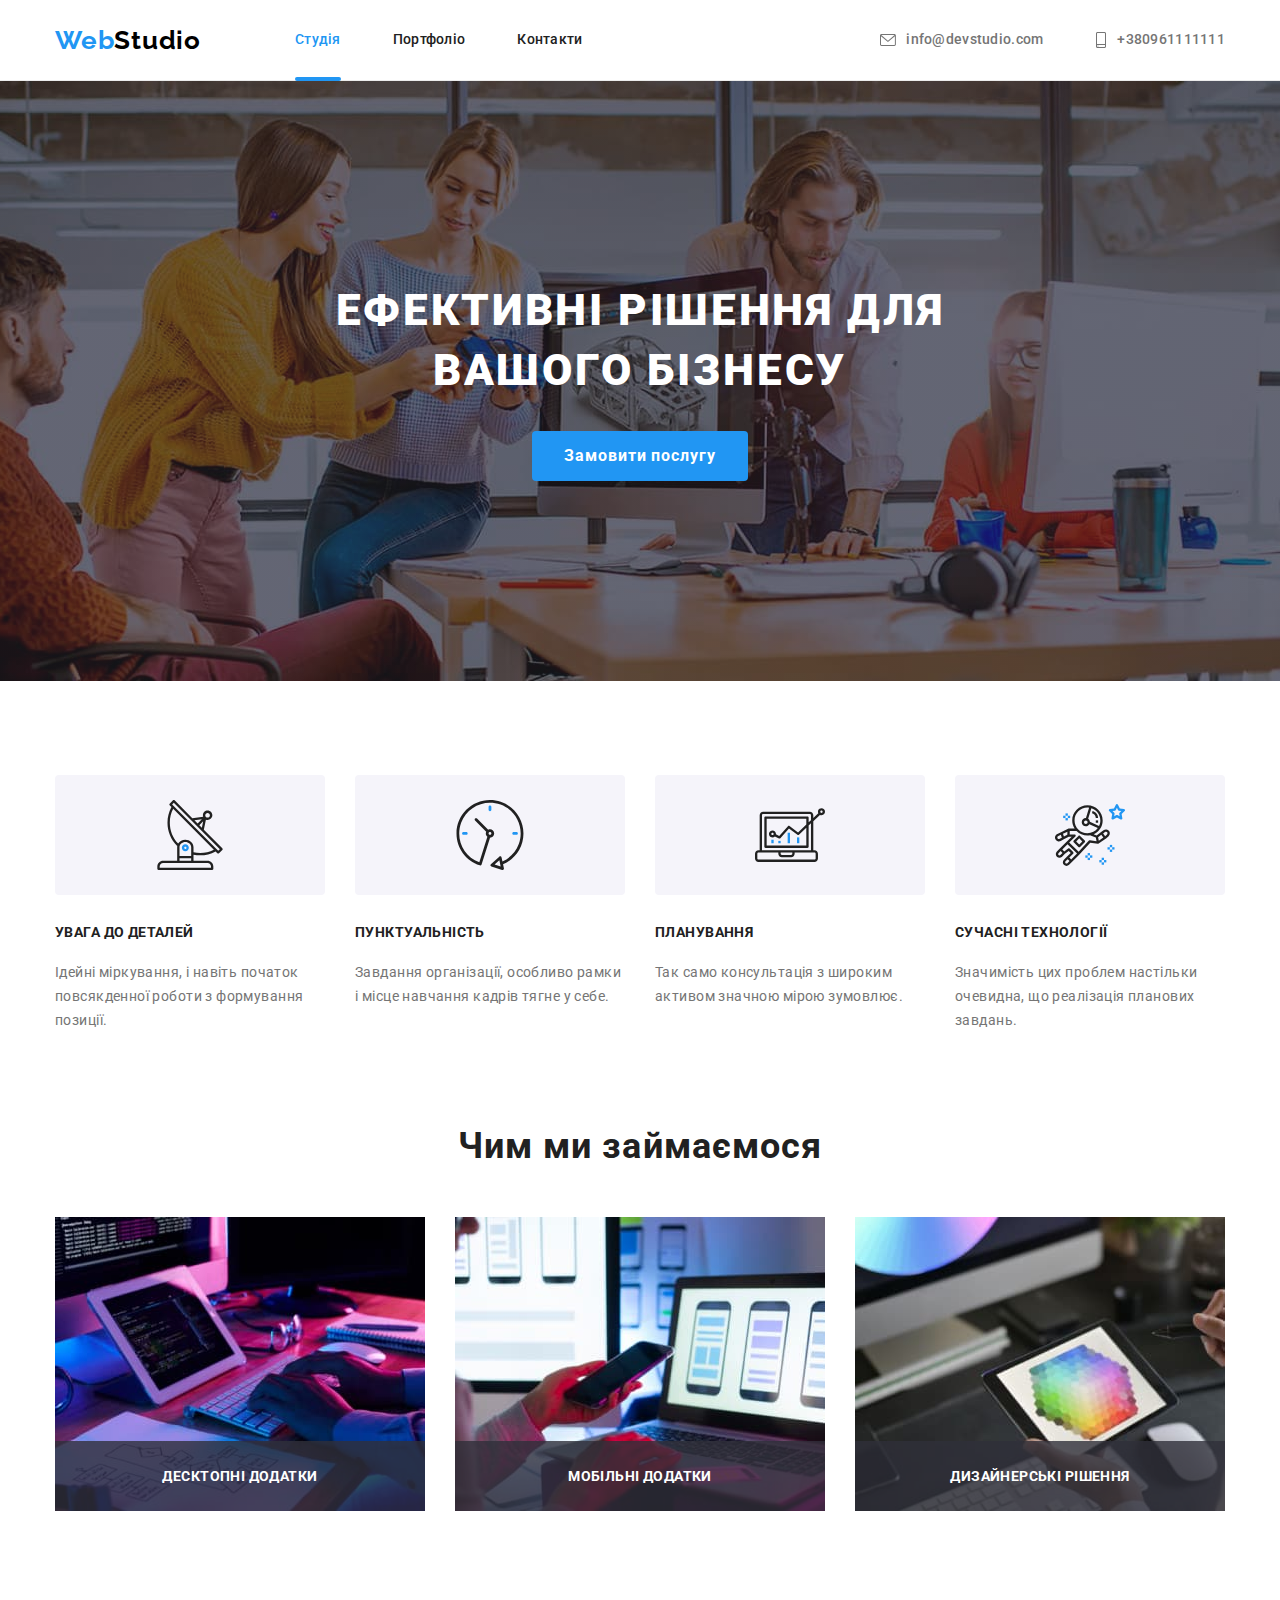
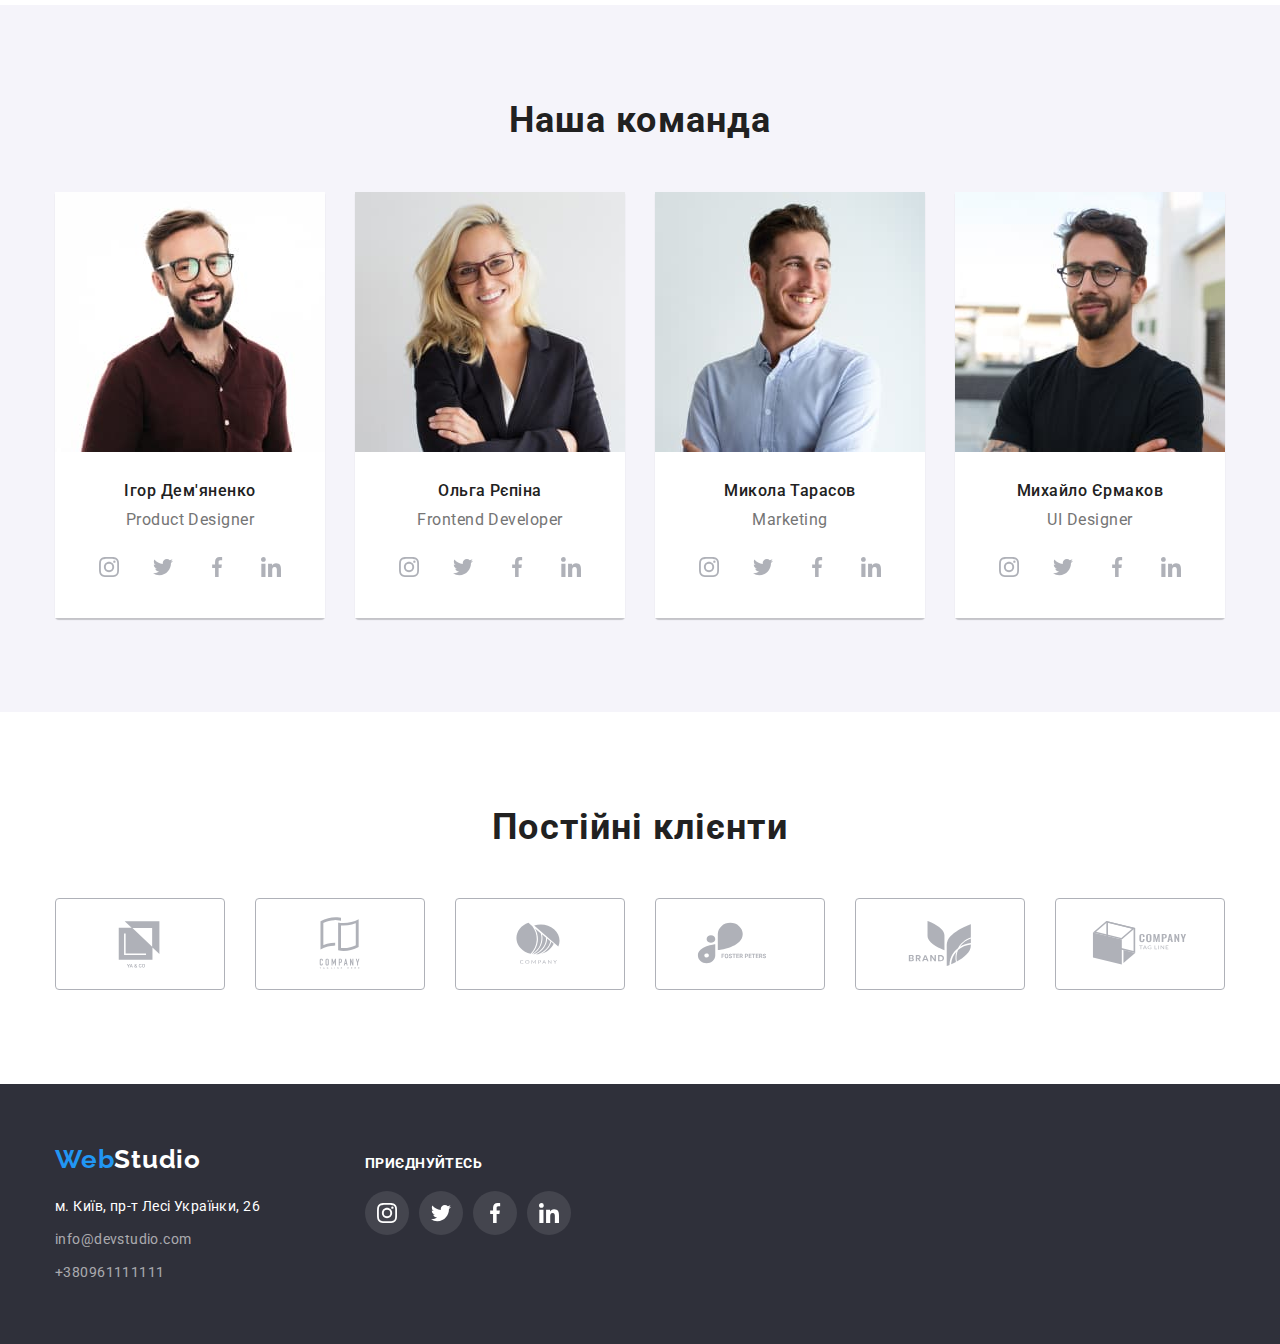
<file: index.html>
<!DOCTYPE html>
<html lang="uk">

<head>
    <meta charset="UTF-8">
    <meta http-equiv="X-UA-Compatible" content="IE=edge">
    <meta name="viewport" content="width=device-width, initial-scale=1.0">
    <title>WebStudio</title>
    <link rel="preconnect" href="https://fonts.googleapis.com">
    <link rel="preconnect" href="https://fonts.gstatic.com" crossorigin>
    <link
        href="https://fonts.googleapis.com/css2?family=Raleway:wght@700&family=Roboto:wght@400;500;700;900&display=swap"
        rel="stylesheet">
    <link rel="stylesheet" href="https://cdn.jsdelivr.net/npm/modern-normalize@1.1.0/modern-normalize.min.css">
    <link rel="stylesheet" href="./css/styles.css">
</head>

<body>
    <header class="page-header">
        <!--навігація-->
        <div class="container page-header-container">
            <nav class="header-navigation">
                <a class="logo" href="./index.html"><span class="blu">Web</span><span class="black">Studio</span></a>
                <ul class="menu list header-menu">
                    <li class="menu-item">
                        <a class="link-nav current" href="./index.html">Студія</a>
                    </li>
                    <li class="menu-item">
                        <a class="link-nav" href="./portfolio.html">Портфоліо</a>
                    </li>
                    <li class="menu-item">
                        <a class="link-nav" href="#Контакти">Контакти</a>
                    </li>
                </ul>
            </nav>
            <ul class="menu list">
                <li class="menu-item">
                    <a class="menu-link-nav" href="mailto:info@devstudio.com"><svg aria-label="іконка конверт"
                            class="header-contact-icon" width="16px" height="12px">
                            <use href="./images/sprite.svg#icon-envelope"></use>
                        </svg>info@devstudio.com</a>
                </li>
                <li class="menu-item">
                    <a class="menu-link-nav" href="tel:+380961111111"><svg aria-label="іконка телефон"
                            class="header-contact-icon" width="12px" height="16px">
                            <use href="./images/sprite.svg#icon-smartphone"></use>
                        </svg>+380961111111</a>
                </li>
            </ul>
        </div>
    </header>
    <main>
        <section class="section hero">
            <div class="container hero-box">
                <h1 class="hero-title">Ефективні рішення для вашого бізнесу</h1>
                <button class="hero-btn" type="button" data-modal-open>Замовити послугу</button>
            </div>
        </section>
        <section class="section feature-section">
            <h2 class="visually-hidden">Наші переваги</h2>
            <div class="container">
                <ul class="list list-benefits">
                    <li class=feature-list>
                        <div class="feature-picture">
                            <svg aria-label="іконка антена" class="feature-icon" width="70px" height="70px">
                                <use href="./images/sprite.svg#icon-antenna"></use>
                            </svg>
                        </div>
                        <h3 class="feature-title">УВАГА ДО ДЕТАЛЕЙ</h3>
                        <p class="feature-text">Ідейні міркування, і навіть початок повсякденної роботи з формування
                            позиції.
                        </p>
                    </li>
                    <li class=feature-list>
                        <div class="feature-picture">
                            <svg aria-label="іконка годинник" class="feature-icon" width="70px" height="70px">
                                <use href="./images/sprite.svg#icon-clock"></use>
                            </svg>
                        </div>
                        <h3 class="feature-title">ПУНКТУАЛЬНІСТЬ</h3>
                        <p class="feature-text">Завдання організації, особливо рамки і місце навчання кадрів тягне у
                            себе.
                        </p>
                    </li>
                    <li class=feature-list>
                        <div class="feature-picture">
                            <svg aria-label="іконка діаграма" class="feature-icon" width="70px" height="70px">
                                <use href="./images/sprite.svg#icon-diagram"></use>
                            </svg>
                        </div>
                        <h3 class="feature-title">ПЛАНУВАННЯ</h3>
                        <p class="feature-text">Так само консультація з широким активом значною мірою зумовлює.
                        </p>
                    </li>
                    <li class=feature-list>
                        <div class="feature-picture">
                            <svg aria-label="іконка астронавт" class="feature-icon" width="70px" height="70px">
                                <use href="./images/sprite.svg#icon-astronaut"></use>
                            </svg>
                        </div>
                        <h3 class="feature-title">СУЧАСНІ ТЕХНОЛОГІЇ</h3>
                        <p class="feature-text">Значимість цих проблем настільки очевидна, що реалізація планових
                            завдань.
                        </p>
                    </li>
                </ul>
            </div>
        </section>
        <section class="section examples-section">
            <div class="container">
                <h2 class="section-examples">Чим ми займаємося</h2>
                <ul class="list list-examplex">
                    <li class="examples-list">
                        <div class="examples-thumb">
                            <img src="./images/box1.jpg" alt="Робочий стіл з клавіатурою і екраном" width="370">
                            <p class="examples-title">Десктопні додатки</p>
                        </div>
                    </li>
                    <li class="examples-list">
                        <div class="examples-thumb">
                            <img src="./images/box2.jpg" alt="Смартфон в руці на фоні екрану зі смартфонами"
                                width="370">
                            <p class="examples-title">Мобільні додатки</p>
                        </div>
                    </li>
                    <li class="examples-list">
                        <div class="examples-thumb">
                            <img src="./images/box3.jpg" alt="Екран з різнокольоровим шестикутником" width="370">
                            <p class="examples-title">Дизайнерські рішення</p>
                        </div>
                    </li>
                </ul>
            </div>
        </section>
        <section class="section section-team">
            <div class="container">
                <h2 class="team-section-team">Наша команда</h2>
                <ul class="list list-team">
                    <li class="member-list">
                        <img src="./images/teammate1.jpg" alt="Усміхнений чоловік з бородою в окулярах" width="270">
                        <div class="member-content">
                            <h3 class="member-team">Ігор Дем'яненко</h3>
                            <p class="team-list" lang="en">Product Designer</p>

                            <ul class="social-list list">
                                <li class="social-list-item">
                                    <a href="" class="social-list-link">
                                        <svg aria-label="логотип інстаграм" width="20px" height="20px"
                                            class="social-list-icon">
                                            <use href="./images/sprite.svg#icon-instagram">
                                            </use>
                                        </svg>
                                    </a>
                                </li>
                                <li class="social-list-item">
                                    <a href="" class="social-list-link">
                                        <svg aria-label="логотип твітер" width="20px" height="20px"
                                            class="social-list-icon">
                                            <use href="./images/sprite.svg#icon-twitter">
                                            </use>
                                        </svg>
                                    </a>
                                </li>
                                <li class="social-list-item">
                                    <a href="" class="social-list-link">
                                        <svg aria-label="логотип фейсбук" width="20px" height="20px"
                                            class="social-list-icon">
                                            <use href="./images/sprite.svg#icon-facebook">
                                            </use>
                                        </svg>
                                    </a>
                                </li>
                                <li class="social-list-item">
                                    <a href="" class="social-list-link">
                                        <svg aria-label="логотип лінкедін" width="20px" height="20px"
                                            class="social-list-icon">
                                            <use href="./images/sprite.svg#icon-linkedin">
                                            </use>
                                        </svg>
                                    </a>
                                </li>
                            </ul>
                        </div>
                    </li>
                    <li class="member-list">
                        <img src="./images/teammate2.jpg" alt="Усміхнена жінка з білим волоссям в окулярах" width="270">
                        <div class="member-content">
                            <h3 class="member-team">Ольга Рєпіна</h3>
                            <p class="team-list" lang="en">Frontend Developer</p>
                            <ul class="social-list list">
                                <li class="social-list-item">
                                    <a href="" class="social-list-link">
                                        <svg aria-label="логотип інстаграм" width="20px" height="20px"
                                            class="social-list-icon">
                                            <use href="./images/sprite.svg#icon-instagram">
                                            </use>
                                        </svg>
                                    </a>
                                </li>
                                <li class="social-list-item">
                                    <a href="" class="social-list-link">
                                        <svg aria-label="логотип твітер" width="20px" height="20px"
                                            class="social-list-icon">
                                            <use href="./images/sprite.svg#icon-twitter">
                                            </use>
                                        </svg>
                                    </a>
                                </li>
                                <li class="social-list-item">
                                    <a href="" class="social-list-link">
                                        <svg aria-label="логотип фейсбук" width="20px" height="20px"
                                            class="social-list-icon">
                                            <use href="./images/sprite.svg#icon-facebook">
                                            </use>
                                        </svg>
                                    </a>
                                </li>
                                <li class="social-list-item">
                                    <a href="" class="social-list-link">
                                        <svg aria-label="логотип лінкедін" width="20px" height="20px"
                                            class="social-list-icon">
                                            <use href="./images/sprite.svg#icon-linkedin">
                                            </use>
                                        </svg>
                                    </a>
                                </li>
                            </ul>
                        </div>
                    </li>
                    <li class="member-list">
                        <img src="./images/teammate3.jpg" alt="Усміхнений чоловік в білій сорочці" width="270">
                        <div class="member-content">
                            <h3 class="member-team">Микола Тарасов</h3>
                            <p class="team-list" lang="en">Marketing</p>
                            <ul class="social-list list">
                                <li class="social-list-item">
                                    <a href="" class="social-list-link">
                                        <svg aria-label="логотип інстаграм" width="20px" height="20px"
                                            class="social-list-icon">
                                            <use href="./images/sprite.svg#icon-instagram">
                                            </use>
                                        </svg>
                                    </a>
                                </li>
                                <li class="social-list-item">
                                    <a href="" class="social-list-link">
                                        <svg aria-label="логотип твітер" width="20px" height="20px"
                                            class="social-list-icon">
                                            <use href="./images/sprite.svg#icon-twitter">
                                            </use>
                                        </svg>
                                    </a>
                                </li>
                                <li class="social-list-item">
                                    <a href="" class="social-list-link">
                                        <svg aria-label="логотип фейсбук" width="20px" height="20px"
                                            class="social-list-icon">
                                            <use href="./images/sprite.svg#icon-facebook">
                                            </use>
                                        </svg>
                                    </a>
                                </li>
                                <li class="social-list-item">
                                    <a href="" class="social-list-link">
                                        <svg aria-label="логотип лінкедін" width="20px" height="20px"
                                            class="social-list-icon">
                                            <use href="./images/sprite.svg#icon-linkedin">
                                            </use>
                                        </svg>
                                    </a>
                                </li>
                            </ul>
                        </div>
                    </li>
                    <li class="member-list">
                        <img src="./images/teammate4.jpg" alt="Чоловік в окулярах" width="270">
                        <div class="member-content">
                            <h3 class="member-team">Михайло Єрмаков</h3>
                            <p class="team-list" lang="en">UI Designer</p>
                            <ul class="social-list list">
                                <li class="social-list-item">
                                    <a href="" class="social-list-link">
                                        <svg aria-label="логотип інстаграм" width="20px" height="20px"
                                            class="social-list-icon">
                                            <use href="./images/sprite.svg#icon-instagram">
                                            </use>
                                        </svg>
                                    </a>
                                </li>
                                <li class="social-list-item">
                                    <a href="" class="social-list-link">
                                        <svg aria-label="логотип твітер" width="20px" height="20px"
                                            class="social-list-icon">
                                            <use href="./images/sprite.svg#icon-twitter">
                                            </use>
                                        </svg>
                                    </a>
                                </li>
                                <li class="social-list-item">
                                    <a href="" class="social-list-link">
                                        <svg aria-label="логотип фейсбук" width="20px" height="20px"
                                            class="social-list-icon">
                                            <use href="./images/sprite.svg#icon-facebook">
                                            </use>
                                        </svg>
                                    </a>
                                </li>
                                <li class="social-list-item">
                                    <a href="" class="social-list-link">
                                        <svg aria-label="логотип лінкедін" width="20px" height="20px"
                                            class="social-list-icon">
                                            <use href="./images/sprite.svg#icon-linkedin">
                                            </use>
                                        </svg>
                                    </a>
                                </li>
                            </ul>
                        </div>
                    </li>
                </ul>
            </div>
        </section>
        <section class="section client-section">
            <div class="container">
                <h2 class="clients">Постійні клієнти</h2>
                <ul class="client-list list">
                    <li class="client first-client">
                        <a class="client-link-icon" href="">
                            <svg aria-label="логотип клієнта першого" class="client-list-icon" width="106px"
                                height="60px">
                                <use href="./images/sprite.svg#icon-Logo1"></use>
                            </svg>
                        </a>
                    </li>
                    <li class="client second-client">
                        <a class="client-link-icon" href="">
                            <svg aria-label="логотип клієнта другого" class="client-list-icon" width="106px"
                                height="60px">
                                <use href="./images/sprite.svg#icon-Logo2"></use>
                            </svg>
                        </a>
                    </li>
                    <li class="client third-client">
                        <a class="client-link-icon" href="">
                            <svg aria-label="логотип клієнта третього" class="client-list-icon" width="106px"
                                height="60px">
                                <use href="./images/sprite.svg#icon-Logo3"></use>
                            </svg>
                        </a>
                    </li>
                    <li class="client fourth-client">
                        <a class="client-link-icon" href="">
                            <svg aria-label="логотип клієнта четвертого" class="client-list-icon" width="106px"
                                height="60px">
                                <use href="./images/sprite.svg#icon-Logo4"></use>
                            </svg>
                        </a>
                    </li>
                    <li class="client fifth-client">
                        <a class="client-link-icon" href="">
                            <svg aria-label="логотип клієнта п'ятого" class="client-list-icon" width="106px"
                                height="60px">
                                <use href="./images/sprite.svg#icon-Logo5"></use>
                            </svg>
                        </a>
                    </li>
                    <li class="client sixth-client">
                        <a class="client-link-icon" href="">
                            <svg aria-label="логотип клієнта шостого" class="client-list-icon" width="106px"
                                height="60px">
                                <use href="./images/sprite.svg#icon-Logo6"></use>
                            </svg>
                        </a>
                    </li>

                </ul>
            </div>
        </section>
    </main>
    <footer class="contacts">
        <div class="container main-footer-container">
            <div class="first-footer-container">
                <a class="logo link logo-footer" href="https://index.html"><span class="blu">Web</span><span
                        class="white">Studio</span></a>
                <address class="address">
                    <ul class="address-link list">
                        <li class="contact-list">
                            <a class="a-contact" href="htpps://googlemaps/CPtrU1FHBa2aNyZL9" target="_blank"
                                rel="noopener noreferrer nofollow">м.
                                Київ, пр-т Лесі Українки, 26</a>
                        </li>
                        <li class="contact-list">
                            <a class="mail-link" href="mailto:info@devstudio.com">info@devstudio.com</a>
                        </li>
                        <li class="contact-list">
                            <a class="phone-link" href="tel:+380961111111">+380961111111</a>
                        </li>
                    </ul>
                </address>
            </div>
            <div class="second-footer-container">
                <p class="footer-link-icon">приєднуйтесь</p>
                <ul class="footer-social-list list">
                    <li class="footer-social-list-item">
                        <a href="" class="footer-social-list-link">
                            <svg aria-label="логотип інстаграм" width="20px" height="20px" class="social-list-icon">
                                <use href="./images/sprite.svg#icon-instagram">
                                </use>
                            </svg>
                        </a>
                    </li>
                    <li class="footer-social-list-item">
                        <a href="" class="footer-social-list-link">
                            <svg aria-label="логотип твітер" width="20px" height="20px" class="social-list-icon">
                                <use href="./images/sprite.svg#icon-twitter">
                                </use>
                            </svg>
                        </a>
                    </li>
                    <li class="footer-social-list-item">
                        <a href="" class="footer-social-list-link">
                            <svg aria-label="логотип фейсбук" width="20px" height="20px" class="social-list-icon">
                                <use href="./images/sprite.svg#icon-facebook">
                                </use>
                            </svg>
                        </a>
                    </li>
                    <li class="footer-social-list-item">
                        <a href="" class="footer-social-list-link">
                            <svg aria-label="логотип лінкедін" width="20px" height="20px" class="social-list-icon">
                                <use href="./images/sprite.svg#icon-linkedin">
                                </use>
                            </svg>
                        </a>
                    </li>
                </ul>
            </div>
        </div>
    </footer>
    <div class="backdrop is-hidden" data-modal>
        <div class="modal">
            <button type="button" class="modal-button-close" data-modal-close>
                <svg aria-label="іконка закриття" class="icon-modal-close" width="11" height="11">
                    <use href="./images/sprite.svg#icon-vector"></use>
                </svg>
            </button>
        </div>
    </div>
    <script src="./js/modal.js"></script>
</body>

</html>
</file>
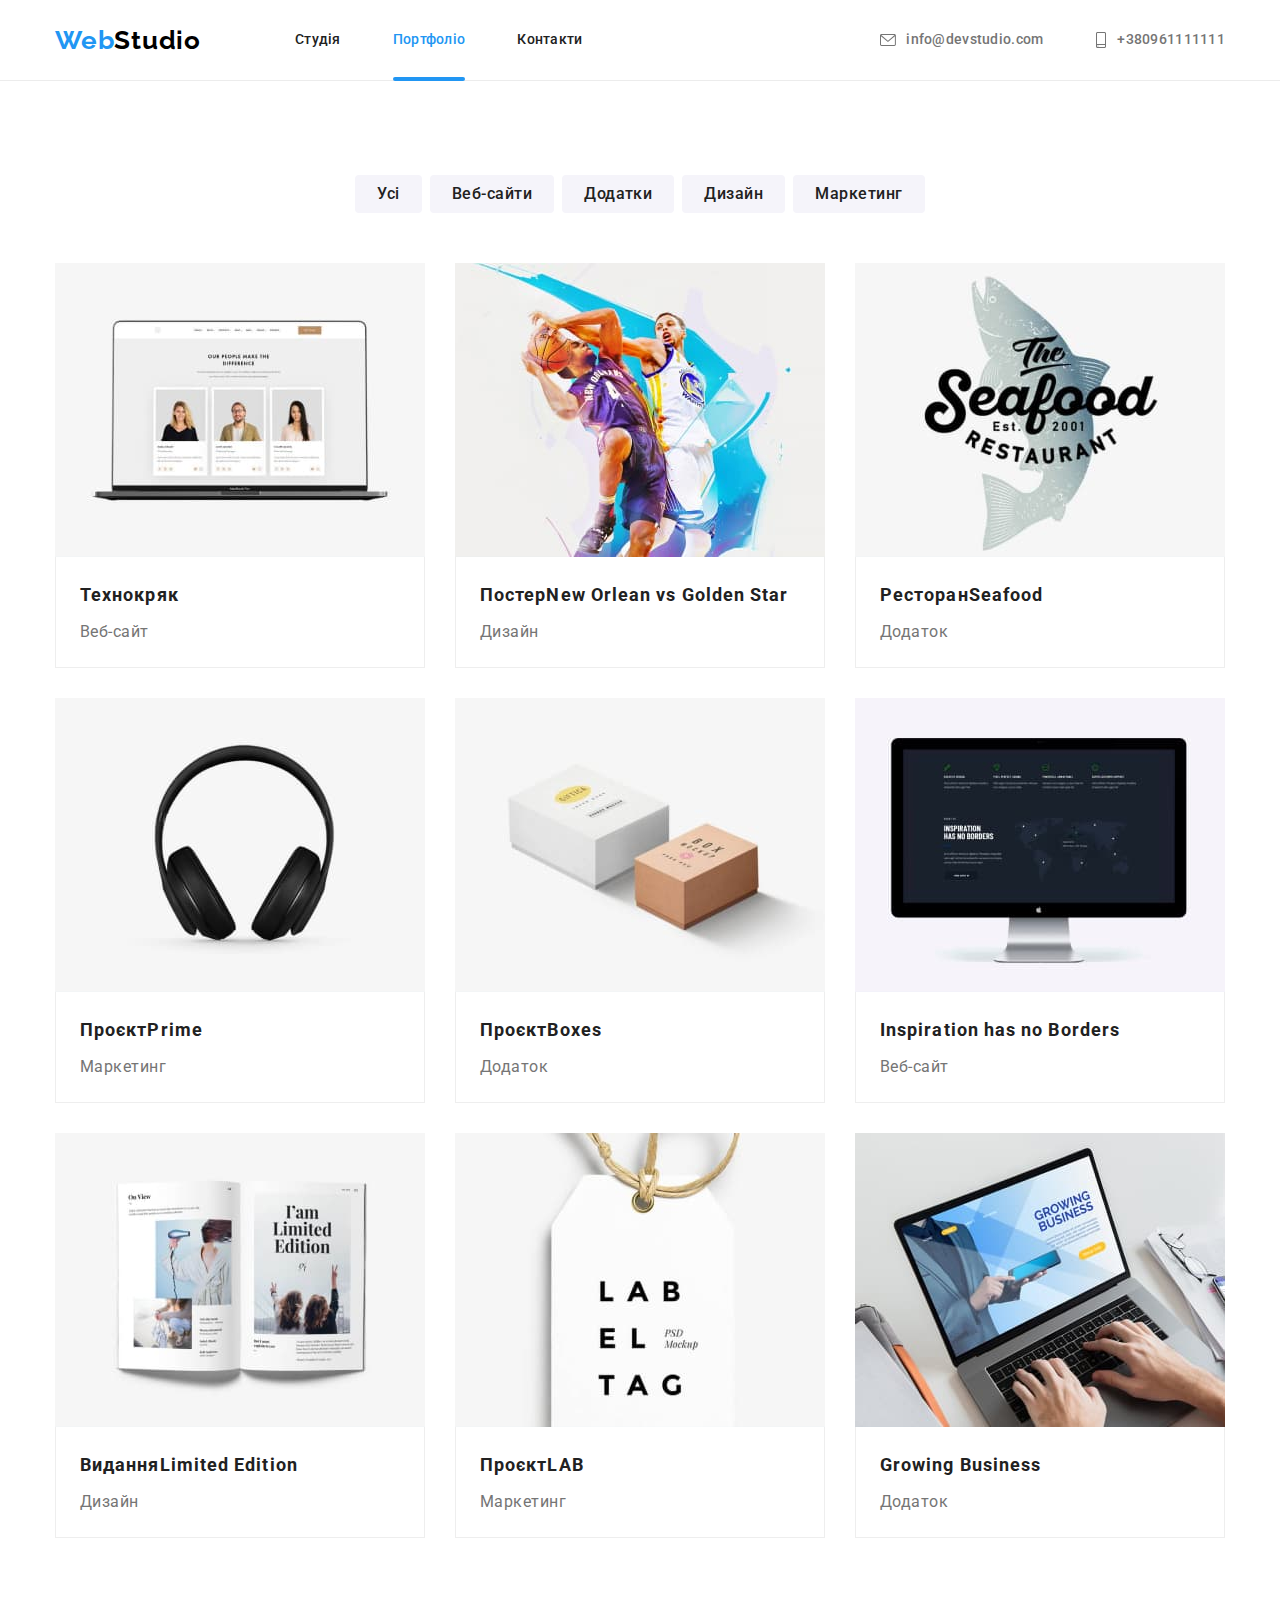
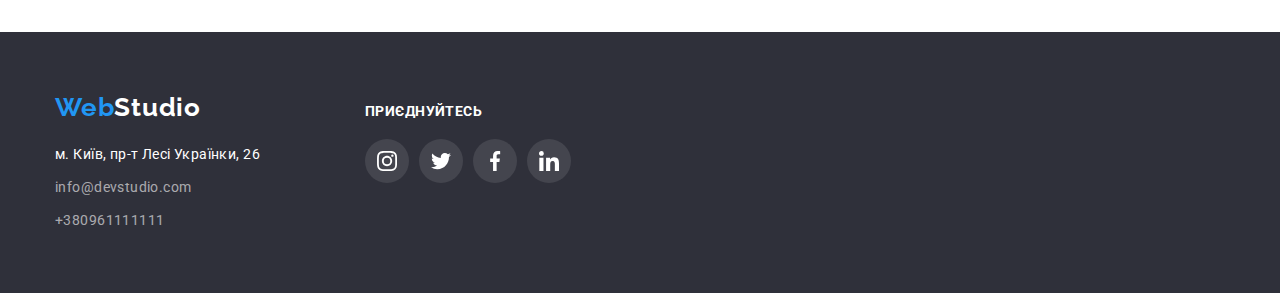
<file: portfolio.html>
<!DOCTYPE html>
<html lang="uk">

<head>
    <meta charset="UTF-8">
    <meta http-equiv="X-UA-Compatible" content="IE=edge">
    <meta name="viewport" content="width=device-width, initial-scale=1.0">
    <title>Portfolio</title>
    <link rel="preconnect" href="https://fonts.googleapis.com">
    <link rel="preconnect" href="https://fonts.gstatic.com" crossorigin>
    <link
        href="https://fonts.googleapis.com/css2?family=Raleway:wght@700&family=Roboto:wght@400;500;700;900&display=swap"
        rel="stylesheet">
    <link rel="stylesheet" href="https://cdn.jsdelivr.net/npm/modern-normalize@1.1.0/modern-normalize.min.css">
    <link rel="stylesheet" href="./css/styles.css">
</head>

<body>
    <header class="page-header">
        <!--навігація-->
        <div class="container page-header-container">
            <nav class="header-navigation">
                <a class="logo" href="./index.html"><span class="blu">Web</span><span class="black">Studio</span></a>
                <ul class="menu list header-menu">
                    <li class="menu-item">
                        <a class="link-nav" href="./index.html">Студія</a>
                    </li>
                    <li class="menu-item">
                        <a class="link-nav current" href="./portfolio.html">Портфоліо</a>
                    </li>
                    <li class="menu-item">
                        <a class="link-nav" href="#Контакти">Контакти</a>
                    </li>
                </ul>
            </nav>
            <ul class="menu list">
                <li class="menu-item">
                    <a class="menu-link-nav" href="mailto:info@devstudio.com"><svg class="header-contact-icon"
                            width="16px" height="12px">
                            <use href="./images/sprite.svg#icon-envelope"></use>
                        </svg>info@devstudio.com</a>
                </li>
                <li class="menu-item">
                    <a class="menu-link-nav" href="tel:+380961111111"><svg class="header-contact-icon" width="12px"
                            height="16px">
                            <use href="./images/sprite.svg#icon-smartphone"></use>
                        </svg>+380961111111</a>
                </li>
            </ul>
        </div>
    </header>

    <main>
        <section class="section portfolio-section">
            <div class="container">
                <h1 hidden>Портфоліо</h1>
                <!--кнопки-фільтри-->
                <ul class="list portfolio-list">
                    <li>
                        <button class="section-btn" type="button">Усі</button>
                    </li>
                    <li>
                        <button class="section-btn" type="button">Веб-сайти</button>
                    </li>
                    <li>
                        <button class="section-btn" type="button">Додатки</button>
                    </li>
                    <li>
                        <button class="section-btn" type="button">Дизайн</button>
                    </li>
                    <li>
                        <button class="section-btn" type="button">Маркетинг</button>
                    </li>
                </ul>
                <!--картки портфоліо-->
                <ul class="list portfolio-examples">
                    <li class="portfolio-examples-list">
                        <a class="portfolio-link" href="./portfolio.html">

                            <div class="portfolio-overlay">
                                <img src="./images/portf1.jpg" alt="Сторінка з трьоиа контактами" width="370">
                                <div class="portfolio-thumb">
                                    <p class="thumb-text">Ресурс пропонує комплексні пропозиції з різним рівнем
                                        функціоналу та
                                        сервісів. Все це дозволить відвідувачу отримати
                                        вичерпні відомості про компанію чи приватну особу.</p>
                                </div>
                            </div>

                            <div class="portfolio-page-title">
                                <h2 class="portfolio-page">Технокряк</h2>
                                <p class="portfolio-tytle">Веб-сайт</p>
                            </div>
                        </a>
                    </li>
                    <li class="portfolio-examples-list">
                        <a class="portfolio-link" href="./portfolio.html">

                            <div class="portfolio-overlay">
                                <img src="./images/portf2.jpg" alt="Два баскетболісти" width="370">
                                <div class="portfolio-thumb">
                                    <p class="thumb-text">Ресурс пропонує комплексні пропозиції з різним рівнем
                                        функціоналу та
                                        сервісів. Все це дозволить відвідувачу отримати
                                        вичерпні відомості про компанію чи приватну особу.</p>
                                </div>
                            </div>
                            <div class="portfolio-page-title">
                                <h2 class="portfolio-page">Постер<span lang="en">New Orlean vs Golden Star</span>
                                </h2>
                                <p class="portfolio-tytle">Дизайн</p>
                            </div>
                        </a>
                    </li>
                    <li class="portfolio-examples-list">
                        <a class="portfolio-link" href="./portfolio.html">

                            <div class="portfolio-overlay">
                                <img src="./images/portf3.jpg" alt="Логотип ресторану морепродуктів" width="370">
                                <div class="portfolio-thumb">
                                    <p class="thumb-text">Ресурс пропонує комплексні пропозиції з різним рівнем
                                        функціоналу та
                                        сервісів. Все це дозволить відвідувачу отримати
                                        вичерпні відомості про компанію чи приватну особу.</p>
                                </div>
                            </div>
                            <div class="portfolio-page-title">
                                <h2 class="portfolio-page">Ресторан<span lang="en">Seafood</span></h2>
                                <p class="portfolio-tytle">Додаток</p>
                            </div>
                        </a>
                    </li>
                    <li class="portfolio-examples-list">
                        <a class="portfolio-link" href="./portfolio.html">

                            <div class="portfolio-overlay">
                                <img src="./images/portf4.jpg" alt="Навушники" width="370">
                                <div class="portfolio-thumb">
                                    <p class="thumb-text">Ресурс пропонує комплексні пропозиції з різним рівнем
                                        функціоналу та
                                        сервісів. Все це дозволить відвідувачу отримати
                                        вичерпні відомості про компанію чи приватну особу.</p>
                                </div>
                            </div>
                            <div class="portfolio-page-title">
                                <h2 class="portfolio-page">Проєкт<span lang="en">Prime</span></h2>
                                <p class="portfolio-tytle">Маркетинг</p>
                            </div>
                        </a>
                    </li>
                    <li class="portfolio-examples-list">
                        <a class="portfolio-link" href="./portfolio.html">

                            <div class="portfolio-overlay">
                                <img src="./images/portf5.jpg" alt="Дві коробочки" width="370">
                                <div class="portfolio-thumb">
                                    <p class="thumb-text">Ресурс пропонує комплексні пропозиції з різним рівнем
                                        функціоналу та
                                        сервісів. Все це дозволить відвідувачу отримати
                                        вичерпні відомості про компанію чи приватну особу.</p>
                                </div>
                            </div>
                            <div class="portfolio-page-title">
                                <h2 class="portfolio-page">Проєкт<span lang="en">Boxes</span></h2>
                                <p class="portfolio-tytle">Додаток</p>
                            </div>
                        </a>
                    </li>
                    <li class="portfolio-examples-list">
                        <a class="portfolio-link" href="./portfolio.html">

                            <div class="portfolio-overlay">
                                <img src="./images/portf6.jpg" alt="Монітор" width="370">
                                <div class="portfolio-thumb">
                                    <p class="thumb-text">Ресурс пропонує комплексні пропозиції з різним рівнем
                                        функціоналу та
                                        сервісів. Все це дозволить відвідувачу отримати
                                        вичерпні відомості про компанію чи приватну особу.</p>
                                </div>
                            </div>
                            <div class="portfolio-page-title">
                                <h2 class="portfolio-page"><span lang="en">Inspiration has no Borders</span></h2>
                                <p class="portfolio-tytle">Веб-сайт</p>
                            </div>
                        </a>
                    </li>
                    <li class="portfolio-examples-list">
                        <a class="portfolio-link" href="./portfolio.html">

                            <div class="portfolio-overlay">
                                <img src="./images/portf7.jpg" alt="Розгорнута книга з малюнками" width="370">
                                <div class="portfolio-thumb">
                                    <p class="thumb-text">Ресурс пропонує комплексні пропозиції з різним рівнем
                                        функціоналу та
                                        сервісів. Все це дозволить відвідувачу отримати
                                        вичерпні відомості про компанію чи приватну особу.</p>
                                </div>
                            </div>
                            <div class="portfolio-page-title">
                                <h2 class="portfolio-page">Видання<span lang="en">Limited Edition</span></h2>
                                <p class="portfolio-tytle">Дизайн</p>
                            </div>
                        </a>
                    </li>
                    <li class="portfolio-examples-list">
                        <a class="portfolio-link" href="./portfolio.html">

                            <div class="portfolio-overlay">
                                <img src="./images/portf8.jpg" alt="Бірка" width="370">
                                <div class="portfolio-thumb">
                                    <p class="thumb-text">Ресурс пропонує комплексні пропозиції з різним рівнем
                                        функціоналу та
                                        сервісів. Все це дозволить відвідувачу отримати
                                        вичерпні відомості про компанію чи приватну особу.</p>
                                </div>
                            </div>
                            <div class="portfolio-page-title">
                                <h2 class="portfolio-page">Проєкт<span lang="en">LAB</span></h2>
                                <p class="portfolio-tytle">Маркетинг</p>
                            </div>
                        </a>
                    </li>
                    <li class="portfolio-examples-list">
                        <a class="portfolio-link" href="./portfolio.html">

                            <div class="portfolio-overlay">
                                <img src="./images/portf9.jpg" alt="Руки на клавіатурі ноутбуку" width="370">
                                <div class="portfolio-thumb">
                                    <p class="thumb-text">Ресурс пропонує комплексні пропозиції з різним рівнем
                                        функціоналу та
                                        сервісів. Все це дозволить відвідувачу отримати
                                        вичерпні відомості про компанію чи приватну особу.</p>
                                </div>
                            </div>
                            <div class="portfolio-page-title">
                                <h2 class="portfolio-page"><span lang="en">Growing Business</span></h2>
                                <p class="portfolio-tytle">Додаток</p>
                            </div>
                        </a>
                    </li>
                </ul>
            </div>
        </section>
    </main>

    <footer class="contacts">
        <div class="container main-footer-container">
            <div class="first-footer-container">
                <a class="logo link logo-footer" href="https://index.html"><span class="blu">Web</span><span
                        class="white">Studio</span></a>
                <address class="address">
                    <ul class="address-link list">
                        <li class="contact-list">
                            <a class="a-contact" href="htpps://googlemaps/CPtrU1FHBa2aNyZL9" target="_blank"
                                rel="noopener noreferrer nofollow">м.
                                Київ, пр-т Лесі Українки, 26</a>
                        </li>
                        <li class="contact-list">
                            <a class="mail-link" href="mailto:info@devstudio.com">info@devstudio.com</a>
                        </li>
                        <li class="contact-list">
                            <a class="phone-link" href="tel:+380961111111">+380961111111</a>
                        </li>
                    </ul>
                </address>
            </div>
            <div class="second-footer-container">
                <p class="footer-link-icon">приєднуйтесь</p>
                <ul class="footer-social-list list">
                    <li class="footer-social-list-item">
                        <a href="" class="footer-social-list-link">
                            <svg aria-label="логотип інстаграм" width="20px" height="20px" class="social-list-icon">
                                <use href="./images/sprite.svg#icon-instagram">
                                </use>
                            </svg>
                        </a>
                    </li>
                    <li class="footer-social-list-item">
                        <a href="" class="footer-social-list-link">
                            <svg aria-label="логотип твітер" width="20px" height="20px" class="social-list-icon">
                                <use href="./images/sprite.svg#icon-twitter">
                                </use>
                            </svg>
                        </a>
                    </li>
                    <li class="footer-social-list-item">
                        <a href="" class="footer-social-list-link">
                            <svg aria-label="логотип фейсбук" width="20px" height="20px" class="social-list-icon">
                                <use href="./images/sprite.svg#icon-facebook">
                                </use>
                            </svg>
                        </a>
                    </li>
                    <li class="footer-social-list-item">
                        <a href="" class="footer-social-list-link">
                            <svg aria-label="логотип лінкедін" width="20px" height="20px" class="social-list-icon">
                                <use href="./images/sprite.svg#icon-linkedin">
                                </use>
                            </svg>
                        </a>
                    </li>
                </ul>
            </div>
        </div>
    </footer>
</body>

</html>
</file>
<file: css/styles.css>
:root{
    --accent-color:#2196F3;
    --primery-text-color:#212121;
    --secondary-text-color:#757575;
    --logo-light-color:#ffffff;
    --logo-dark-color:#000000;
    --background-color:#2F303A;
    --secondary-background-color:#F5F4FA;
    
}

/*--Скидання дефолтних стилів--*/

h1,
h2,
h3,
h4,
p{
    margin-top: 0;
    margin-bottom: 0;
}

ul,
ol{
    margin-top: 0;
    margin-bottom: 0;
    padding-left: 0;
}
 
button{
    cursor: pointer;
}

a{
    text-decoration: none;
}

img{
    display: block;
    max-width: 100%;
    height: auto;
}

address{
    font-style: normal;
}

.list{
    list-style: none;
}

.link{
    link-decoration: none;
}

body{
    color: var(--primery-text-color);
    background-color:var(--main-backgroung-color);
    font-family: Roboto, sans-serif; 
    font-weight: 700;
font-size: 18px;
line-height: 2;
letter-spacing: 0.06em;
}

.container{
    width: 1200px;
    margin-left: auto;
    margin-right: auto;
    padding-left: 15px;
    padding-right: 15px;
}

.visually-hidden{
  position: absolute;
    white-space: nowrap;
    width: 1px;
    height: 1px;
    overflow: hidden;
    border: 0;
    padding: 0;
    clip: rect(0 0 0 0);
    clip-path: inset(50%);
    margin: -1px;
}

.section{
    padding-top: 94px;
    padding-bottom: 94px;
}


/*--HEADER--*/

.page-header{
border-bottom: 1px solid #ECECEC;
}

.page-header-container{
display: flex;
align-items: center;
}

.header-navigation{
    display: flex;
    align-items: center;
}

.menu{
    display: flex;
    column-gap: 52px;
    margin-left: auto;
}


.blu{
    color:var(--accent-color);
}
.black{
    color:var(--logo-dark-color);
}

.logo{
    font-family: 'Raleway', sans-serif;
font-weight: 700;
font-size: 26px;
line-height: 1.19;
letter-spacing: 0.03em;
margin-right: 94px;
}


.link-nav{
    color:var(--primery-text-color);
    font-family: 'Roboto', sans-serif;
font-weight: 500;
font-size: 14px;
line-height: 1.14;
letter-spacing: 0.02em;
padding-top: 32px;
    padding-bottom: 32px;
    display: block;
    position: relative;
}

.link-nav:hover,
.link-nav:focus{
    color:var(--accent-color);
}

.menu-link-nav{
    color:var(--secondary-text-color);
    font-family: 'Roboto', sans-serif;
font-weight: 500;
font-size: 14px;
line-height: 1.14;
letter-spacing: 0.02em;
padding-top: 32px;
    padding-bottom: 32px;
    display: flex;
    align-items: center;
    transition: color 250ms cubic-bezier(0.4, 0, 0.2, 1);
    
}


.menu-link-nav:hover,
.menu-link-nav:focus{
    color:var(--accent-color);
}

.menu .current{
    color:var(--accent-color);
}

.link-nav{
position: relative;
transition: color 250ms cubic-bezier(0.4, 0, 0.2, 1);
}

.current::after{
    position: absolute;
    content: "";
    display: block;
    width: 100%;
    left: 0;
    bottom: -1px;
    height: 4px;
    background-color:var(--accent-color);
    border-radius: 2px;
    margin-top: 28px;
    
}

.header-contact .link{
    color:var(--secondary-text-color);
}


.header-contact-icon{
    fill:currentColor;
    margin-right: 10px;
}

.header-contact-icon:hover,
.header-contact-icon:focus{
    fill:var(--accent-color);
}



/*--HERO--*/
.hero{
    background-color: #C4C4C4;
    text-align: center;
    margin: 0 auto;
    padding: 200px 0;
    height: 600px;
    max-width: 1600px;
    background-image: linear-gradient(to right, rgba(47, 48, 58, 0.4), rgba(47, 48, 58, 0.4)), url(../images/hero\ bg\ photo.jpg);
    background-repeat: no-repeat;
    background-position: center;
    background-size: cover;
}


.hero-title{
    color:var(--logo-light-color);
    font-family: 'Roboto', sans-serif;
font-weight: 900;
font-size: 44px;
line-height: 1.36;
text-align: center;
letter-spacing: 0.06em;
text-transform: uppercase;
width: 696px;
margin-bottom: 30px;
margin-left: auto;
margin-right: auto;
}

.hero-btn{
background-color:var(--accent-color);
color:var(--logo-light-color);
font-family: 'Roboto', sans-serif;
font-weight: 700;
font-size: 16px;
line-height: 1.88;
display: flex;
align-items: center;
text-align: center;
letter-spacing: 0.06em;
display: block;
margin: 0 auto;
padding: 10px 32px;
display: block;
border-radius: 4px;
min-width: 216px;
border: none;
transition: box-shadow 250ms cubic-bezier(0.4, 0, 0.2, 1);
}

.hero-btn:hover,
.hero-btn:focus{
    box-shadow: 0px 4px 4px rgba(0, 0, 0, 0.15);
}


/*--FEATURE SECTION--*/

.feature-section{
    padding-top: 94px;
    padding-bottom: 93px;
}

.list-benefits{
    display: flex;
    flex-wrap: wrap;
    margin-left: auto;
    margin-right: auto;
    column-gap: 30px;   
}

.feature-list{
    width: 270px;
flex-basis: calc(100%/4-30px);   
}

.feature-text{
    color:var(--secondary-text-color);
    font-family: 'Roboto',sans-serif;
font-weight: 400;
font-size: 14px;
line-height: 1.7;
letter-spacing: 0.03em;
}


.feature-title{
    font-family: 'Roboto', sans-serif;
font-weight: 700;
font-size: 14px;
line-height: 1.14;
letter-spacing: 0.03em;
text-transform: uppercase;
margin-bottom: 20px;
}

.feature-picture{
    display: flex;
    width: 270px;
    height: 120px;
    justify-content: center;
    align-items: center;
    background: #F5F4FA;
border-radius: 4px;
margin-bottom: 30px;
}


/*--EXAMPLES SECTION--*/

.examples-section{
    padding-top: 0;
    padding-bottom: 94px;
}

.list-examplex{
    display: flex;
    flex-wrap: wrap;
    gap: 30px;
}

.examples-list{
width: 370px;
flex-basis: calc((100%/3)-30px);
}


.section-examples{
    font-family: 'Roboto', sans-serif;
    font-weight: 700;
font-size: 36px;
line-height: 1.17;
text-align: center;
letter-spacing: 0.03em;
margin-left: auto;
margin-bottom: 50px;
margin-right: auto;
}

.examples-thumb{
    position: relative;
    display: flex;
    justify-content: center;
    align-items: center;
}

.examples-title{
    display: flex;
    position: absolute;
    width: 100%;
    height: 70px;
    justify-content: center;
    align-items: center;
    left: 0;
    bottom: 0;

    font-weight: 700;
font-size: 14px;
line-height: 16px;
text-align: center;
letter-spacing: 0.03em;
text-transform: uppercase;
color:var(--logo-light-color);
background-color: rgba(47, 48, 58, 80%);
}


/*--TEAM SECTION--*/

.section-team{
    background-color:var(--secondary-background-color);
}

.team-section-team{
 font-family: 'Roboto', sans-serif;
font-weight: 700;
font-size: 36px;
line-height: 1.17;
text-align: center;
letter-spacing: 0.03em;  
margin-left: auto;
margin-bottom: 50px;
margin-right: auto;

}

.list-team{
    display: flex;
    flex-wrap: wrap;
    gap: 30px;
}

.member-list{
    width: 270px;
    box-shadow: 0px 2px 1px rgba(0, 0, 0, 0.2);
    border-radius: 0px 0px 4px 4px;
    
}

.member-content{
    padding-top: 29px;
    padding-bottom: 29px;
    background-color:#ffffff;
}

.member-team{
font-family: inherit;
font-weight: 500;
font-size: 16px;
line-height: 1.19;
text-align: center;
letter-spacing: 0.03em;
margin-bottom: 10px;
}


.team-list{
    color:var(--secondary-text-color);
    font-family: 'Roboto', sans-serif;
font-weight: 400;
font-size: 16px;
line-height: 1.19;
text-align: center;
letter-spacing: 0.03em;
margin-bottom: 16px;
}

.social-list{
    display: flex;
    justify-content: center;
    align-items: center;
    column-gap: 10px;
}

.social-list-item{
    display: flex;
    justify-content: center;
    align-items: center;
}

.social-list-link{
    display: flex;
    align-items: center;
    justify-content: center;
    width: 44px;
    height: 44px;
    border-radius: 50%;
    background-color: var(--logo-light-color);
    fill: #AFB1B8;
    transition: background-color 250ms cubic-bezier(0.4, 0, 0.2, 1), fill 250ms cubic-bezier(0.4, 0, 0.2, 1);
}


.social-list-link:hover,
.social-list-link:focus{
    background-color:var(--accent-color);
    fill:var(--logo-light-color);
}


/*--CLIENS--*/

.client-section{
padding-top: 94px;
    padding-bottom: 94px;
}

.clients{
font-family: 'Roboto', sans-serif;
    font-weight: 700;
font-size: 36px;
line-height: 1.17;
text-align: center;
letter-spacing: 0.03em;
margin-left: auto;
margin-bottom: 50px;
margin-right: auto;.
}

.client-link-icon{
    display: flex;
  justify-content: center;
  align-items: center;
  width: 170px;
  height: 92px;
  border: 1px solid #afb1b8;
  border-radius: 4px;
  fill: #AFB1B8;
  transition: border-color 250ms cubic-bezier(0.4, 0, 0.2, 1);
}

.client-link-icon:hover,
.client-link-icon:focus{
border-color:var(--accent-color);
}

.client-list-icon{
    transition: fill 250ms cubic-bezier(0.4, 0, 0.2, 1);
}

.client-link-icon:hover .client-list-icon,
.client-link-icon:hover .client-list-icon{
    fill:var(--accent-color);
}

.client-list{
    display: flex;
    flex-wrap: wrap;
    gap: 30px;
}

.client{
    flex-basis: ((100% - 170px) / 6);
}

/*--FOOTER--*/

.contacts{
    background-color:var(--background-color);
     padding-top: 60px;
    padding-bottom: 60px;
}


.logo-footer{
    display: block;
    margin-bottom: 20px;
}

.contact-list:not(:last-child){
    margin-bottom: 9px;
}

.a-contact{
    color:var(--logo-light-color);
   font-family: 'Roboto', sans-serif;
font-weight: 400;
font-size: 14px;
line-height: 1.71;
letter-spacing: 0.03em;
display: block;
transition: color 250ms cubic-bezier(0.4, 0, 0.2, 1);
} 


.mail-link,
.phone-link{
color:rgba(255, 255, 255, 0.6);
font-family: 'Roboto', sans-serif;
font-weight: 400;
font-size: 14px;
line-height: 1.71;
letter-spacing: 0.03em;
display: block;
transition: color 250ms cubic-bezier(0.4, 0, 0.2, 1);
}

.mail-link:hover,
.mail-link:focus{
    color:var(--accent-color);
}

.phone-link:hover,
.phone-link:focus{
    color:var(--accent-color);
}

.a-contact:hover,
.a-contact:focus{
color:var(--accent-color)    
}

.white{
    color:var(--logo-light-color);
}

.footer-link-icon{
font-family: 'Roboto';
font-style: normal;
font-weight: 700;
font-size: 14px;
line-height: 16px;
letter-spacing: 0.03em;
text-transform: uppercase;
color:var(--logo-light-color);
margin-bottom: 20px;
}


.footer-social-list-link{
display: flex;
    align-items: center;
    justify-content: center;
    width: 44px;
    height: 44px;
    border-radius: 50%;
    background-color: rgba(255, 255, 255, 0.1);
    fill:var(--logo-light-color);
    transition: background-color 250ms cubic-bezier(0.4, 0, 0.2, 1);
}

.footer-social-list-link:hover,
.footer-social-list-link:focus{
    background-color:var(--accent-color);
}

.main-footer-container{
    display: flex;
    align-items: baseline;
}

.first-footer-container{
    margin-right: 70px;
}

.footer-social-list{
    display: flex;
    gap: 10px;
}

/*----PORTFOLIO----*/


.portfolio-list{
    display: flex;
     justify-content: center;
    margin-left: auto;
    margin-right: auto;
        column-gap: 8px;
        margin-bottom: 50px;     
}

.section-btn{
    background-color:var(--secondary-background-color);
    color:var(--primery-text-color); 
    font-family: inherit;
font-weight: 500;
font-size: 16px;
line-height: 1.63;
text-align: center;
letter-spacing: 0.03em;
padding: 6px 22px;
border: none;
border-radius: 4px;
transition: color 250ms cubic-bezier(0.4, 0, 0.2, 1), background-color 250ms cubic-bezier(0.4, 0, 0.2, 1), box-shadow 250ms cubic-bezier(0.4, 0, 0.2, 1);
}

.section-btn:hover,
.section-btn:focus{
    background-color:var(--accent-color);
    color:var(--logo-light-color);
    box-shadow: 0px 4px 4px rgba(0, 0, 0, 0.25);
}

.portfolio-examples{
    display: flex;
    flex-wrap: wrap;
    gap: 30px;
}

.portfolio-examples-list{
    flex-basis: calc((100% - 60px) / 3); 
}

.portfolio-link{
    display: block;
    background-color: var(--logo-light-color);
    transition: box-shadow 250ms cubic-bezier(0.4, 0, 0.2, 1);
}

.portfolio-link:hover,
.phone-link:focus{
box-shadow: 0px 1px 1px rgba(0, 0, 0, 0.12), 0px 4px 4px rgba(0, 0, 0, 0.06), 1px 4px 6px rgba(0, 0, 0, 0.16);
}

.portfolio-tytle{
    color:var(--secondary-text-color);
    font-family: 'Roboto', sans-serif;
font-weight: 400;
font-size: 16px;
line-height: 1.88;
letter-spacing: 0.03em;
}

.portfolio-page{
    color: var(--primery-text-color);
    font-family: 'Roboto', sans-serif;
font-weight: 700;
font-size: 18px;
line-height: 2;
letter-spacing: 0.06em;
margin-bottom: 4px;
}

.portfolio-page-title{
    display: block;
    padding: 20px 24px;
    border: 1px solid #EEEEEE;
    border-top: none;
}

.section-team{
    background-color:var(--secondary-background-color);
}

.span-prf{
 font-family: 'Roboto', sans-serif;
font-weight: 700;
font-size: 18px;
line-height: 2;
letter-spacing: 0.06em;   
}



.portfolio-overlay{
    position: relative;
    overflow: hidden;
}

.portfolio-thumb{
    display: inline-block;
    position: absolute;
    top: 0;
    left: 0;
    width: 100%;
    height: 100%;
    background-color: rgba(33, 150, 243, 0.9);
transition: transform 250ms cubic-bezier(0.4, 0, 0.2, 1);
 transform: translateY(100%);
}

.portfolio-link:hover .portfolio-thumb{
transform: translateY(0%);    
}

.thumb-text{
font-weight: 400;
font-size: 18px;
line-height: 28px;
letter-spacing: 0.03em;
color: #ffffff;
padding: 63px 24px;
}



/*------MODAL------*/

.backdrop{
    position: fixed;
    top: 0;
    left: 0;
    width: 100%;
    height: 100%;
    background-color: rgba(0, 0, 0, 20%);
    z-index: 100;
    opacity: 1;
    transition: visibility 250ms cubic-bezier(0.4, 0, 0.2, 1), opacity 250ms cubic-bezier(0.4, 0, 0.2, 1);
}

.modal{
    position: absolute;
    top: 50%;
    left: 50%;
    transform: translate(-50%, -50%) scale(1);
    min-height: 581px;
    min-width: 528px;
    background-color: #ffffff;
    box-shadow: 0px 1px 3px rgba(0, 0, 0, 0.12), 0px 1px 1px rgba(0, 0, 0, 0.14), 0px 2px 1px rgba(0, 0, 0, 0.2);
    border-radius: 4px;
}

.backdrop.is-hidden{
    visibility: hidden;
    opacity: 0;
    pointer-events: none;
}

.backdrop.is-hidden.modal{
    transform: translate(-50%, -50%) scale(0);
}

    .modal-button-close{
    position: absolute;
    top: 0;
    right: 0;
    display: flex;
    justify-content: center;
    align-items: center;
    margin-top: 8px;
    margin-right: 8px;
    width: 30px;
    height: 30px;
    border-radius: 50%;
    border-color: rgba(0, 0, 0, 10%);
    background-color: inherit;
}
</file>
